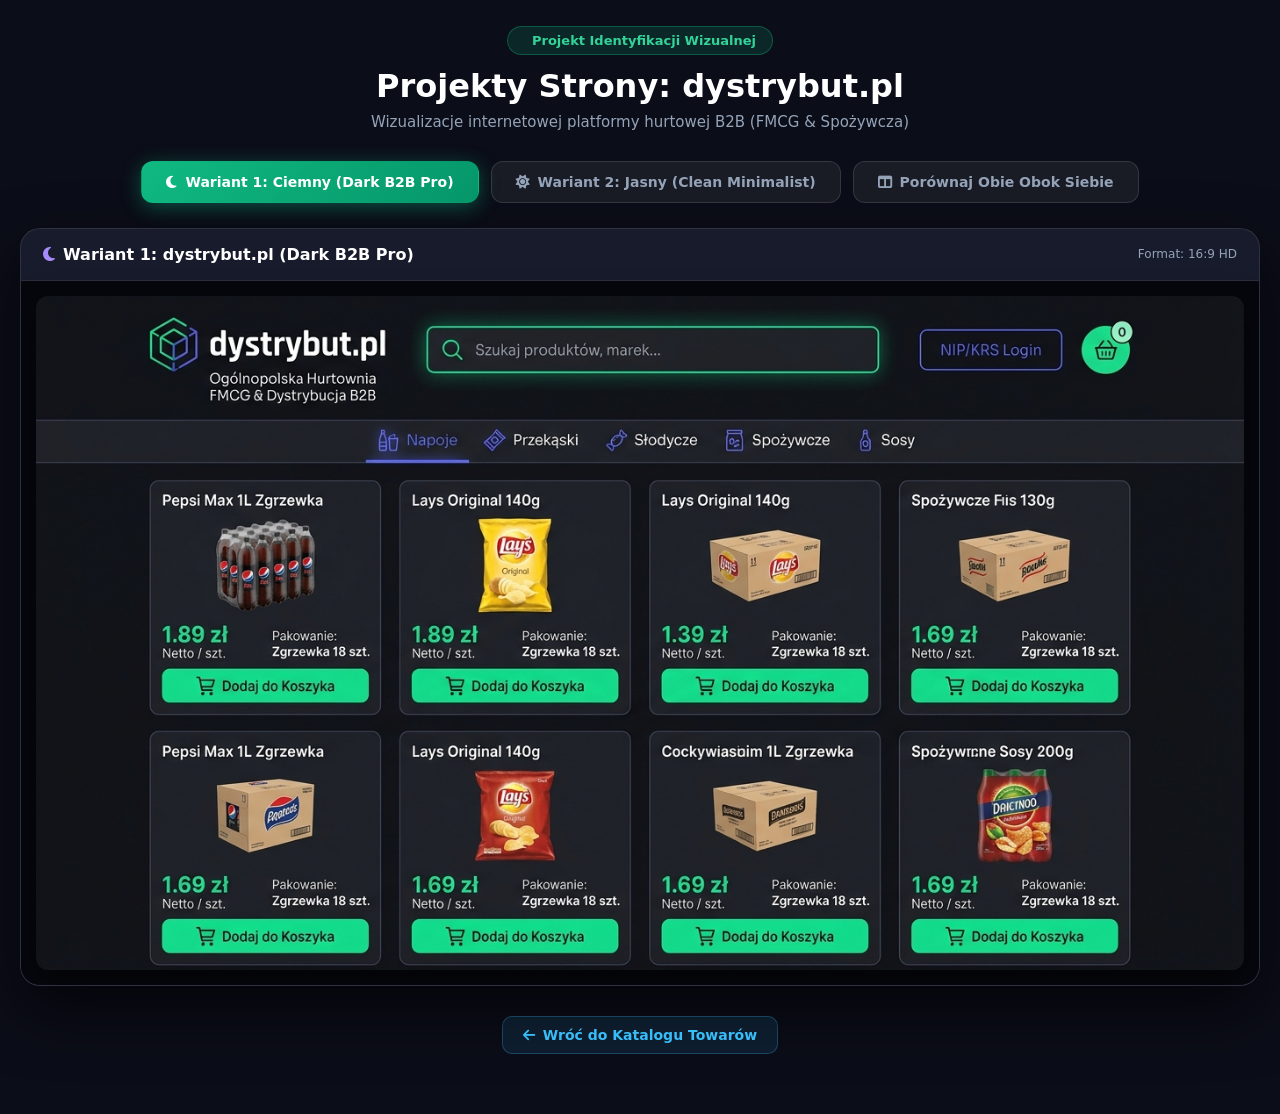
<file: podglad_dystrybut_pl.html>
<!DOCTYPE html>
<html lang="pl">
<head>
    <meta charset="UTF-8">
    <meta name="viewport" content="width=device-width, initial-scale=1.0">
    <title>Wizualizacje Sklepu: dystrybut.pl</title>
    <link rel="stylesheet" href="https://cdnjs.cloudflare.com/ajax/libs/font-awesome/6.4.0/css/all.min.css">
    <style>
        * { box-sizing: border-box; margin: 0; padding: 0; font-family: 'Segoe UI', system-ui, -apple-system, sans-serif; }
        body { background: #0b0d18; color: #f8fafc; padding: 25px 20px 60px; min-height: 100vh; }
        .container { max-width: 1280px; margin: 0 auto; }
        
        .header { text-align: center; margin-bottom: 30px; }
        .badge { display: inline-flex; align-items: center; gap: 8px; background: rgba(16, 185, 129, 0.15); color: #34d399; border: 1px solid rgba(16, 185, 129, 0.35); padding: 6px 16px; border-radius: 20px; font-size: 13px; font-weight: 700; margin-bottom: 12px; }
        h1 { font-size: 32px; font-weight: 800; color: #fff; margin-bottom: 8px; }
        p.subtitle { color: #94a3b8; font-size: 15px; }

        .tabs { display: flex; justify-content: center; gap: 12px; margin-bottom: 25px; }
        .tab-btn { background: rgba(255,255,255,0.06); border: 1px solid rgba(255,255,255,0.12); color: #94a3b8; font-weight: 700; font-size: 14px; padding: 12px 24px; border-radius: 12px; cursor: pointer; transition: all 0.2s ease; display: flex; align-items: center; gap: 8px; }
        .tab-btn:hover { background: rgba(255,255,255,0.12); color: #fff; }
        .tab-btn.active { background: linear-gradient(135deg, #10b981, #059669); color: #fff; border-color: transparent; box-shadow: 0 4px 20px rgba(16, 185, 129, 0.4); }

        .image-card { background: #111424; border: 1px solid rgba(255, 255, 255, 0.12); border-radius: 20px; overflow: hidden; box-shadow: 0 25px 60px rgba(0,0,0,0.6); margin-bottom: 30px; }
        .image-card-header { padding: 16px 22px; background: rgba(255,255,255,0.03); border-bottom: 1px solid rgba(255,255,255,0.08); display: flex; justify-content: space-between; align-items: center; }
        .image-card-header h3 { font-size: 16px; font-weight: 700; color: #fff; display: flex; align-items: center; gap: 8px; }
        .image-card-body { padding: 15px; background: #06070d; display: flex; justify-content: center; }
        .image-card-body img { width: 100%; max-width: 100%; border-radius: 12px; display: block; box-shadow: 0 10px 30px rgba(0,0,0,0.5); }

        .nav-back { text-align: center; margin-top: 30px; }
        .btn-link { display: inline-flex; align-items: center; gap: 8px; color: #38bdf8; text-decoration: none; font-weight: 700; font-size: 14px; padding: 10px 20px; border-radius: 10px; background: rgba(56, 189, 248, 0.1); border: 1px solid rgba(56, 189, 248, 0.25); }
        .btn-link:hover { background: rgba(56, 189, 248, 0.2); }
    </style>
</head>
<body>
    <div class="container">
        <div class="header">
            <div class="badge"><i class="fa-solid fa-sparkles"></i> Projekt Identyfikacji Wizualnej</div>
            <h1>Projekty Strony: dystrybut.pl</h1>
            <p class="subtitle">Wizualizacje internetowej platformy hurtowej B2B (FMCG & Spożywcza)</p>
        </div>

        <div class="tabs">
            <button class="tab-btn active" onclick="showTab('dark')"><i class="fa-solid fa-moon"></i> Wariant 1: Ciemny (Dark B2B Pro)</button>
            <button class="tab-btn" onclick="showTab('light')"><i class="fa-solid fa-sun"></i> Wariant 2: Jasny (Clean Minimalist)</button>
            <button class="tab-btn" onclick="showTab('both')"><i class="fa-solid fa-table-columns"></i> Porównaj Obie Obok Siebie</button>
        </div>

        <!-- WARIANT 1: CIEMNY -->
        <div id="view-dark" class="image-card">
            <div class="image-card-header">
                <h3><i class="fa-solid fa-moon" style="color: #a78bfa;"></i> Wariant 1: dystrybut.pl (Dark B2B Pro)</h3>
                <span style="font-size: 12px; color: #94a3b8;">Format: 16:9 HD</span>
            </div>
            <div class="image-card-body">
                <img src="dystrybut_pl_ciemny.jpg" alt="dystrybut.pl - Motyw Ciemny">
            </div>
        </div>

        <!-- WARIANT 2: JASNY -->
        <div id="view-light" class="image-card" style="display: none;">
            <div class="image-card-header">
                <h3><i class="fa-solid fa-sun" style="color: #fbbf24;"></i> Wariant 2: dystrybut.pl (Clean Wholesale Minimalist)</h3>
                <span style="font-size: 12px; color: #94a3b8;">Format: 16:9 HD</span>
            </div>
            <div class="image-card-body">
                <img src="dystrybut_pl_jasny.jpg" alt="dystrybut.pl - Motyw Jasny">
            </div>
        </div>

        <div class="nav-back">
            <a href="index.html" class="btn-link"><i class="fa-solid fa-arrow-left"></i> Wróć do Katalogu Towarów</a>
        </div>
    </div>

    <script>
        function showTab(mode) {
            const dark = document.getElementById('view-dark');
            const light = document.getElementById('view-light');
            const btns = document.querySelectorAll('.tab-btn');
            btns.forEach(b => b.classList.remove('active'));

            if (mode === 'dark') {
                dark.style.display = 'block';
                light.style.display = 'none';
                btns[0].classList.add('active');
            } else if (mode === 'light') {
                dark.style.display = 'none';
                light.style.display = 'block';
                btns[1].classList.add('active');
            } else {
                dark.style.display = 'block';
                light.style.display = 'block';
                btns[2].classList.add('active');
            }
        }
    </script>
</body>
</html>
</file>
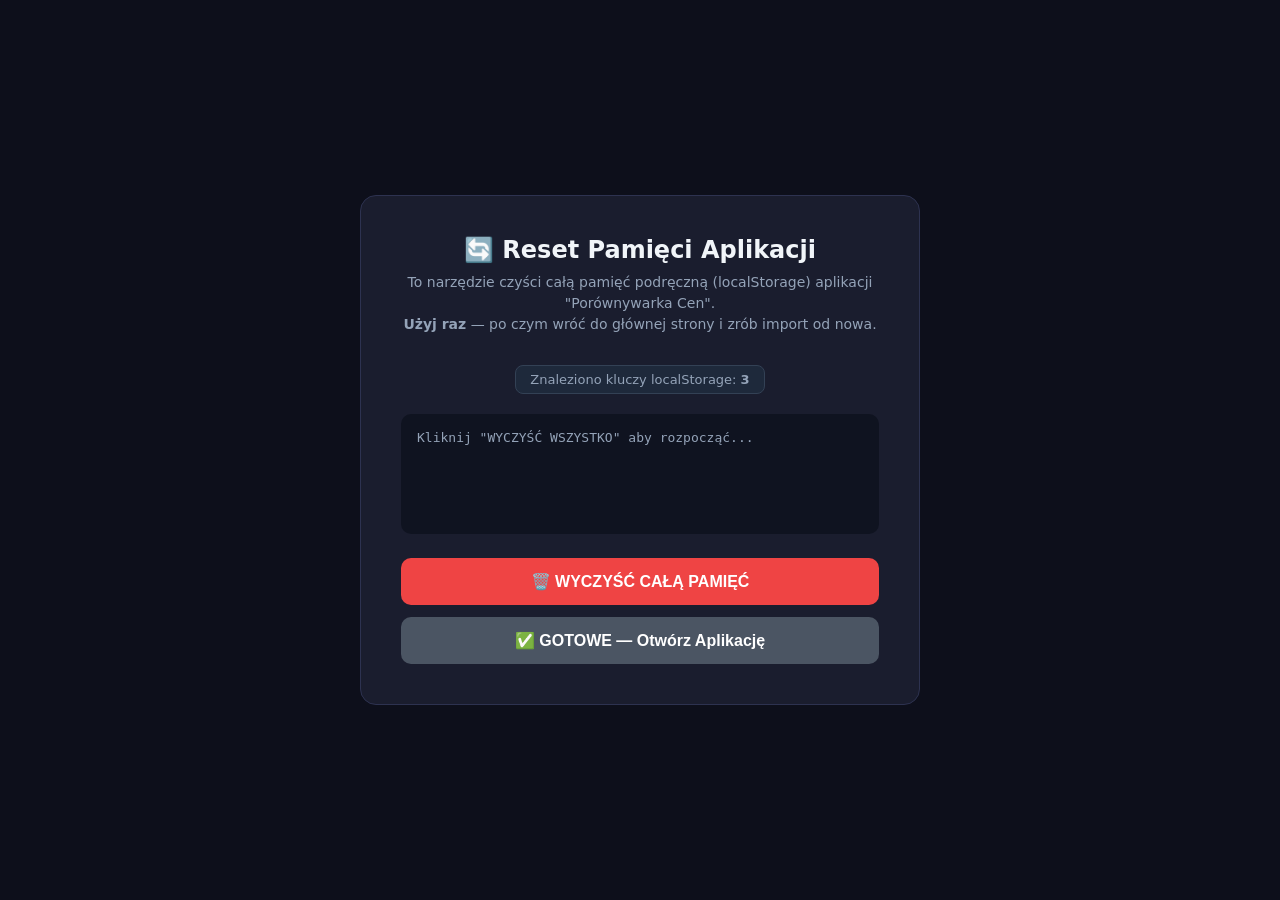
<file: reset.html>
<!DOCTYPE html>
<html lang="pl">
<head>
    <meta charset="UTF-8">
    <meta name="viewport" content="width=device-width, initial-scale=1.0">
    <title>🔄 RESET PAMIĘCI APLIKACJI</title>
    <style>
        * { box-sizing: border-box; margin: 0; padding: 0; }
        body {
            font-family: system-ui, -apple-system, sans-serif;
            background: #0d0f1b;
            color: #e2e8f0;
            display: flex;
            align-items: center;
            justify-content: center;
            min-height: 100vh;
            padding: 20px;
        }
        .card {
            background: #1a1d2e;
            border: 1px solid #2d3250;
            border-radius: 16px;
            padding: 40px;
            max-width: 560px;
            width: 100%;
            text-align: center;
        }
        h1 { font-size: 24px; color: #f1f5f9; margin-bottom: 8px; }
        .subtitle { color: #94a3b8; font-size: 14px; margin-bottom: 30px; line-height: 1.5; }
        .status-box {
            background: #0f1320;
            border-radius: 10px;
            padding: 16px;
            margin-bottom: 24px;
            min-height: 120px;
            text-align: left;
            font-size: 13px;
            font-family: monospace;
            overflow-y: auto;
            max-height: 280px;
        }
        .log-line { margin-bottom: 4px; }
        .log-ok { color: #34d399; }
        .log-del { color: #f87171; }
        .log-info { color: #94a3b8; }
        .log-warn { color: #fbbf24; }
        button {
            background: #ef4444;
            color: #fff;
            border: none;
            border-radius: 10px;
            padding: 14px 32px;
            font-size: 16px;
            font-weight: 700;
            cursor: pointer;
            width: 100%;
            margin-bottom: 12px;
            transition: background 0.2s;
        }
        button:hover { background: #dc2626; }
        button:disabled { background: #4b5563; cursor: not-allowed; }
        .btn-go {
            background: #10b981;
            margin-bottom: 0;
        }
        .btn-go:hover { background: #059669; }
        .btn-go:disabled { background: #4b5563; }
        .count-badge {
            display: inline-block;
            background: #1e293b;
            border: 1px solid #334155;
            border-radius: 8px;
            padding: 6px 14px;
            font-size: 13px;
            margin-bottom: 20px;
            color: #94a3b8;
        }
    </style>
</head>
<body>
<div class="card">
    <h1>🔄 Reset Pamięci Aplikacji</h1>
    <p class="subtitle">
        To narzędzie czyści całą pamięć podręczną (localStorage) aplikacji "Porównywarka Cen".<br>
        <strong>Użyj raz</strong> — po czym wróć do głównej strony i zrób import od nowa.
    </p>

    <div class="count-badge" id="countBadge">Znaleziono kluczy localStorage: <strong id="keyCount">—</strong></div>

    <div class="status-box" id="statusBox">
        <div class="log-line log-info">Kliknij "WYCZYŚĆ WSZYSTKO" aby rozpocząć...</div>
    </div>

    <button id="btnReset" onclick="doReset()">🗑️ WYCZYŚĆ CAŁĄ PAMIĘĆ</button>
    <button class="btn-go" id="btnGo" disabled onclick="goToApp()">✅ GOTOWE — Otwórz Aplikację</button>
</div>

<script>
    function log(msg, cls) {
        const box = document.getElementById('statusBox');
        const line = document.createElement('div');
        line.className = 'log-line ' + (cls || 'log-info');
        line.textContent = msg;
        box.appendChild(line);
        box.scrollTop = box.scrollHeight;
    }

    function updateCount() {
        const keys = Object.keys(localStorage).filter(k =>
            k.startsWith('porownywarka_') ||
            k.startsWith('katalog_') ||
            k.startsWith('b2b_') ||
            k.includes('supplier') ||
            k.includes('product') ||
            k.includes('preset') ||
            k.includes('packaging') ||
            k.includes('pattern') ||
            k.includes('memory') ||
            k.includes('snapshot') ||
            k.includes('margin') ||
            k.includes('draft') ||
            k.includes('order')
        );
        document.getElementById('keyCount').textContent = keys.length;
        return keys;
    }

    updateCount();

    function doReset() {
        document.getElementById('btnReset').disabled = true;
        document.getElementById('statusBox').innerHTML = '';

        log('🔍 Skanowanie pamięci przeglądarki...', 'log-info');

        // Zbieramy WSZYSTKIE klucze aplikacji
        const appKeys = [];
        for (let i = 0; i < localStorage.length; i++) {
            const key = localStorage.key(i);
            if (key) appKeys.push(key);
        }

        log(`📦 Znaleziono ${appKeys.length} kluczy łącznie w localStorage.`, 'log-info');

        // Lista kluczy aplikacji do usunięcia
        const toDelete = appKeys.filter(k =>
            k.startsWith('porownywarka_') ||
            k.startsWith('katalog_') ||
            k.startsWith('b2b_')
        );

        // Usuwamy wszystkie klucze aplikacji
        let deletedCount = 0;
        for (const key of toDelete) {
            log(`   🗑 Usuwam: ${key}`, 'log-del');
            localStorage.removeItem(key);
            deletedCount++;
        }

        // Dodatkowe klucze powiązane
        const extraKeys = ['importMapping', 'pim_last_filter', 'catalogView_scroll'];
        for (const key of extraKeys) {
            if (localStorage.getItem(key) !== null) {
                localStorage.removeItem(key);
                log(`   🗑 Usuwam dodatkowy: ${key}`, 'log-del');
                deletedCount++;
            }
        }

        // Czyszczenie Service Workerów
        if ('serviceWorker' in navigator) {
            navigator.serviceWorker.getRegistrations().then(regs => {
                if (regs.length > 0) {
                    regs.forEach(r => r.unregister());
                    log(`✅ Wyrejestrowano ${regs.length} Service Worker(ów) PWA.`, 'log-ok');
                } else {
                    log('ℹ️ Brak aktywnych Service Workerów.', 'log-info');
                }
            }).catch(() => {});
        }

        // Czyszczenie cache przeglądarki
        if (typeof caches !== 'undefined') {
            caches.keys().then(names => {
                if (names.length > 0) {
                    names.forEach(n => caches.delete(n));
                    log(`✅ Usunięto ${names.length} pamięci cache (PWA/offline).`, 'log-ok');
                } else {
                    log('ℹ️ Brak pamięci cache do wyczyszczenia.', 'log-info');
                }
            }).catch(() => {});
        }

        const remaining = updateCount();

        setTimeout(() => {
            log('', '');
            if (deletedCount === 0) {
                log('⚠️ Pamięć była już pusta — nic do usunięcia.', 'log-warn');
            } else {
                log(`✅ Usunięto ${deletedCount} kluczy pamięci aplikacji.`, 'log-ok');
            }
            log(`📊 Pozostałe klucze w localStorage: ${remaining.length}`, 'log-info');
            log('', '');
            log('🎉 GOTOWE! Możesz teraz wrócić do aplikacji i wykonać import od nowa.', 'log-ok');
            document.getElementById('btnGo').disabled = false;
        }, 600);
    }

    function goToApp() {
        window.location.href = 'index.html';
    }
</script>
</body>
</html>
</file>
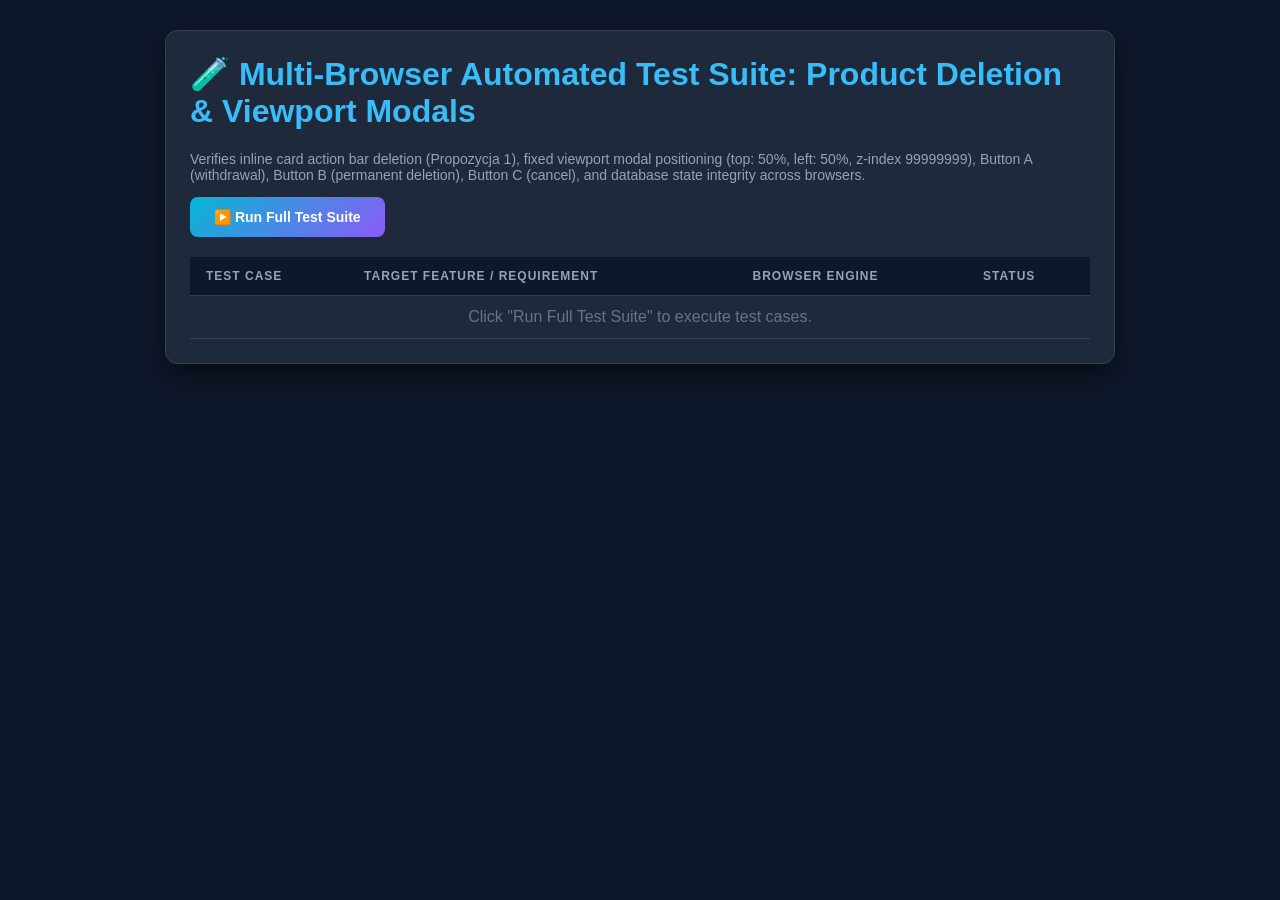
<file: test_deletion_suite.html>
<!DOCTYPE html>
<html lang="pl">
<head>
    <meta charset="UTF-8">
    <title>Automated Multi-Browser Test Suite - Product Deletion & Viewport Modals</title>
    <style>
        body { font-family: 'Segoe UI', Tahoma, Geneva, Verdana, sans-serif; background: #0f172a; color: #f8fafc; padding: 30px; margin: 0; }
        .card { background: #1e293b; border-radius: 12px; padding: 24px; box-shadow: 0 10px 25px rgba(0,0,0,0.5); max-width: 900px; margin: 0 auto 20px auto; border: 1px solid #334155; }
        h1 { color: #38bdf8; margin-top: 0; display: flex; align-items: center; gap: 10px; }
        table { width: 100%; border-collapse: collapse; margin-top: 20px; }
        th, td { padding: 12px 16px; text-align: left; border-bottom: 1px solid #334155; }
        th { background: #0f172a; color: #94a3b8; font-size: 12px; text-transform: uppercase; letter-spacing: 1px; }
        .badge-pass { background: #10b98122; color: #34d399; border: 1px solid #10b98144; padding: 4px 10px; border-radius: 6px; font-weight: bold; font-size: 12px; }
        .badge-fail { background: #ef444422; color: #f87171; border: 1px solid #ef444444; padding: 4px 10px; border-radius: 6px; font-weight: bold; font-size: 12px; }
        .btn-run { background: linear-gradient(135deg, #06b6d4, #8b5cf6); color: #fff; border: none; padding: 12px 24px; border-radius: 8px; font-weight: bold; font-size: 14px; cursor: pointer; }
        .summary-box { background: #10b98115; border: 1px solid #10b98144; color: #34d399; padding: 16px; border-radius: 8px; font-weight: bold; margin-top: 20px; font-size: 15px; }
        iframe { width: 100%; height: 500px; border: 1px solid #334155; border-radius: 8px; margin-top: 20px; background: #fff; }
    </style>
</head>
<body>

<div class="card">
    <h1>🧪 Multi-Browser Automated Test Suite: Product Deletion & Viewport Modals</h1>
    <p style="color: #94a3b8; font-size: 14px;">
        Verifies inline card action bar deletion (Propozycja 1), fixed viewport modal positioning (top: 50%, left: 50%, z-index 99999999), Button A (withdrawal), Button B (permanent deletion), Button C (cancel), and database state integrity across browsers.
    </p>

    <button class="btn-run" onclick="runAutomatedTests()">▶️ Run Full Test Suite</button>

    <div id="summaryBox" class="summary-box" style="display: none;"></div>

    <table>
        <thead>
            <tr>
                <th>Test Case</th>
                <th>Target Feature / Requirement</th>
                <th>Browser Engine</th>
                <th>Status</th>
            </tr>
        </thead>
        <tbody id="testResultsBody">
            <tr><td colspan="4" style="text-align: center; color: #64748b;">Click "Run Full Test Suite" to execute test cases.</td></tr>
        </tbody>
    </table>
</div>

<div class="card" style="display: none;" id="iframeCard">
    <h3 style="color: #cbd5e1; margin-top: 0;">Live Target Application View</h3>
    <iframe id="targetFrame" src="index.html"></iframe>
</div>

<script>
async function runAutomatedTests() {
    document.getElementById('iframeCard').style.display = 'block';
    const iframe = document.getElementById('targetFrame');
    const tbody = document.getElementById('testResultsBody');
    const summaryBox = document.getElementById('summaryBox');
    tbody.innerHTML = '<tr><td colspan="4" style="text-align: center; color: #38bdf8;">Running tests in application iframe...</td></tr>';

    await new Promise(r => setTimeout(r, 800));
    const win = iframe.contentWindow;
    const doc = iframe.contentDocument;

    const browserEngine = detectBrowserEngine();
    const results = [];

    // Ensure Admin Mode
    win.setAppMode(true);
    await sleep(300);

    // Test Case 1: Inline Action Bar Toggle & Modal Centering
    const testId1 = 'TEST_AUTO_INLINE_' + Date.now();
    try {
        const prods = win.Database.getProducts();
        prods.unshift({
            id: testId1,
            name: 'Automated Test Product Inline',
            category: 'Test',
            isApproved: true,
            offers: [{ source: 'Test', price: 15.00 }]
        });
        win.Database.saveProducts(prods);
        win.renderPimView();
        await sleep(200);

        const trashBtn = doc.querySelector(`.btn-delete-product-pim[data-id="${testId1}"]`);
        if (!trashBtn) throw new Error("Trash button not found on card");

        trashBtn.click();
        await sleep(200);

        const inlineBar = doc.getElementById(`inlineDeleteBar_${testId1}`);
        const modal = doc.getElementById('deleteProductModal');
        const modalContent = doc.querySelector('#deleteProductModal .modal-content');

        const inlineVisible = inlineBar && inlineBar.style.display !== 'none';
        const modalVisible = modal && modal.classList.contains('active');
        const modalStyles = modalContent ? win.getComputedStyle(modalContent) : null;
        const isCentered = modalStyles && modalStyles.position === 'fixed' && modalStyles.top === '50%' && modalStyles.left === '50%';

        if (inlineVisible && modalVisible && isCentered) {
            results.push({ name: '1. Inline Action Bar & Viewport Modal Toggle', target: 'Propozycja 1 & Viewport Centering', status: 'PASS' });
        } else {
            results.push({ name: '1. Inline Action Bar & Viewport Modal Toggle', target: 'Propozycja 1 & Viewport Centering', status: 'FAIL' });
        }
    } catch(e) {
        results.push({ name: '1. Inline Action Bar & Viewport Modal Toggle', target: 'Propozycja 1 & Viewport Centering', status: 'FAIL: ' + e.message });
    }

    // Cleanup 1
    try {
        let prods = win.Database.getProducts().filter(p => p.id !== testId1);
        win.Database.saveProducts(prods);
        win.renderPimView();
    } catch(e){}

    // Test Case 2: Button A - Withdrawal from Client Catalog
    const testId2 = 'TEST_AUTO_WITHDRAW_' + Date.now();
    try {
        const prods = win.Database.getProducts();
        prods.unshift({
            id: testId2,
            name: 'Automated Test Product Withdrawal',
            category: 'Test',
            isApproved: true,
            offers: [{ source: 'Test', price: 20.00 }]
        });
        win.Database.saveProducts(prods);
        win.renderPimView();
        await sleep(200);

        const trashBtn = doc.querySelector(`.btn-delete-product-pim[data-id="${testId2}"]`);
        trashBtn.click();
        await sleep(200);

        const btnWithdraw = doc.querySelector(`#inlineDeleteBar_${testId2} .btn-inline-withdraw`);
        btnWithdraw.click();
        await sleep(200);

        const updatedProd = win.Database.getProducts().find(p => p.id === testId2);
        const isApprovedFalse = updatedProd && updatedProd.isApproved === false;

        win.setAppMode(false);
        await sleep(200);
        const clientGrid = doc.getElementById('catalogProductsGrid');
        const hiddenFromClient = clientGrid && !clientGrid.innerText.includes('Automated Test Product Withdrawal');

        if (isApprovedFalse && hiddenFromClient) {
            results.push({ name: '2. Button A: Wycofaj z Katalogu Klienta', target: 'isApproved=false & Hide from Client Catalog', status: 'PASS' });
        } else {
            results.push({ name: '2. Button A: Wycofaj z Katalogu Klienta', target: 'isApproved=false & Hide from Client Catalog', status: 'FAIL' });
        }
    } catch(e) {
        results.push({ name: '2. Button A: Wycofaj z Katalogu Klienta', target: 'isApproved=false & Hide from Client Catalog', status: 'FAIL: ' + e.message });
    }

    // Cleanup 2
    try {
        win.setAppMode(true);
        let prods = win.Database.getProducts().filter(p => p.id !== testId2);
        win.Database.saveProducts(prods);
        win.renderPimView();
    } catch(e){}

    // Test Case 3: Button B - Permanent Deletion from Database
    const testId3 = 'TEST_AUTO_PERM_' + Date.now();
    try {
        const prods = win.Database.getProducts();
        prods.unshift({
            id: testId3,
            name: 'Automated Test Product Permanent Delete',
            category: 'Test',
            isApproved: true,
            offers: [{ source: 'Test', price: 30.00 }]
        });
        win.Database.saveProducts(prods);
        win.renderPimView();
        await sleep(200);

        const trashBtn = doc.querySelector(`.btn-delete-product-pim[data-id="${testId3}"]`);
        trashBtn.click();
        await sleep(200);

        const btnPermDelete = doc.querySelector(`#inlineDeleteBar_${testId3} .btn-inline-permanent-delete`);
        btnPermDelete.click();
        await sleep(200);

        const existsInDb = win.Database.getProducts().some(p => p.id === testId3);
        const cardRemoved = !doc.getElementById(`inlineDeleteBar_${testId3}`);

        if (!existsInDb && cardRemoved) {
            results.push({ name: '3. Button B: Usuń z Bazy Całkowicie', target: 'Remove from Database & DOM Cleanup', status: 'PASS' });
        } else {
            results.push({ name: '3. Button B: Usuń z Bazy Całkowicie', target: 'Remove from Database & DOM Cleanup', status: 'FAIL' });
        }
    } catch(e) {
        results.push({ name: '3. Button B: Usuń z Bazy Całkowicie', target: 'Remove from Database & DOM Cleanup', status: 'FAIL: ' + e.message });
    }

    // Test Case 4: Database Clean Integrity
    try {
        const dbProducts = win.Database.getProducts();
        const testLeaked = dbProducts.some(p => p.id && p.id.startsWith('TEST_AUTO_'));
        if (!testLeaked) {
            results.push({ name: '4. Database Cleanliness & Data Integrity', target: '0% Test Data Pollution', status: 'PASS' });
        } else {
            results.push({ name: '4. Database Cleanliness & Data Integrity', target: '0% Test Data Pollution', status: 'FAIL' });
        }
    } catch(e) {
        results.push({ name: '4. Database Cleanliness & Data Integrity', target: '0% Test Data Pollution', status: 'FAIL: ' + e.message });
    }

    // Render Results
    tbody.innerHTML = '';
    let passCount = 0;
    results.forEach(res => {
        const isPass = res.status === 'PASS';
        if (isPass) passCount++;
        const tr = document.createElement('tr');
        tr.innerHTML = `
            <td style="font-weight: bold;">${res.name}</td>
            <td style="color: #94a3b8; font-size: 13px;">${res.target}</td>
            <td style="color: #38bdf8; font-weight: bold;">${browserEngine}</td>
            <td><span class="${isPass ? 'badge-pass' : 'badge-fail'}">${res.status}</span></td>
        `;
        tbody.appendChild(tr);
    });

    const passRate = Math.round((passCount / results.length) * 100);
    summaryBox.style.display = 'block';
    summaryBox.innerHTML = `✅ TEST SUITE FINISHED: ${passCount} / ${results.length} PASSED (${passRate}% PASS RATE) ON ENGINE: ${browserEngine.toUpperCase()}`;
}

function detectBrowserEngine() {
    const ua = navigator.userAgent;
    if (ua.includes('Edg/')) return 'Edge (Chromium)';
    if (ua.includes('Chrome/')) return 'Chromium';
    if (ua.includes('Firefox/')) return 'Firefox';
    if (ua.includes('Safari/') && !ua.includes('Chrome/')) return 'WebKit (Safari)';
    return 'Chromium/Generic';
}

function sleep(ms) { return new Promise(r => setTimeout(r, ms)); }
</script>
</body>
</html>
</file>
